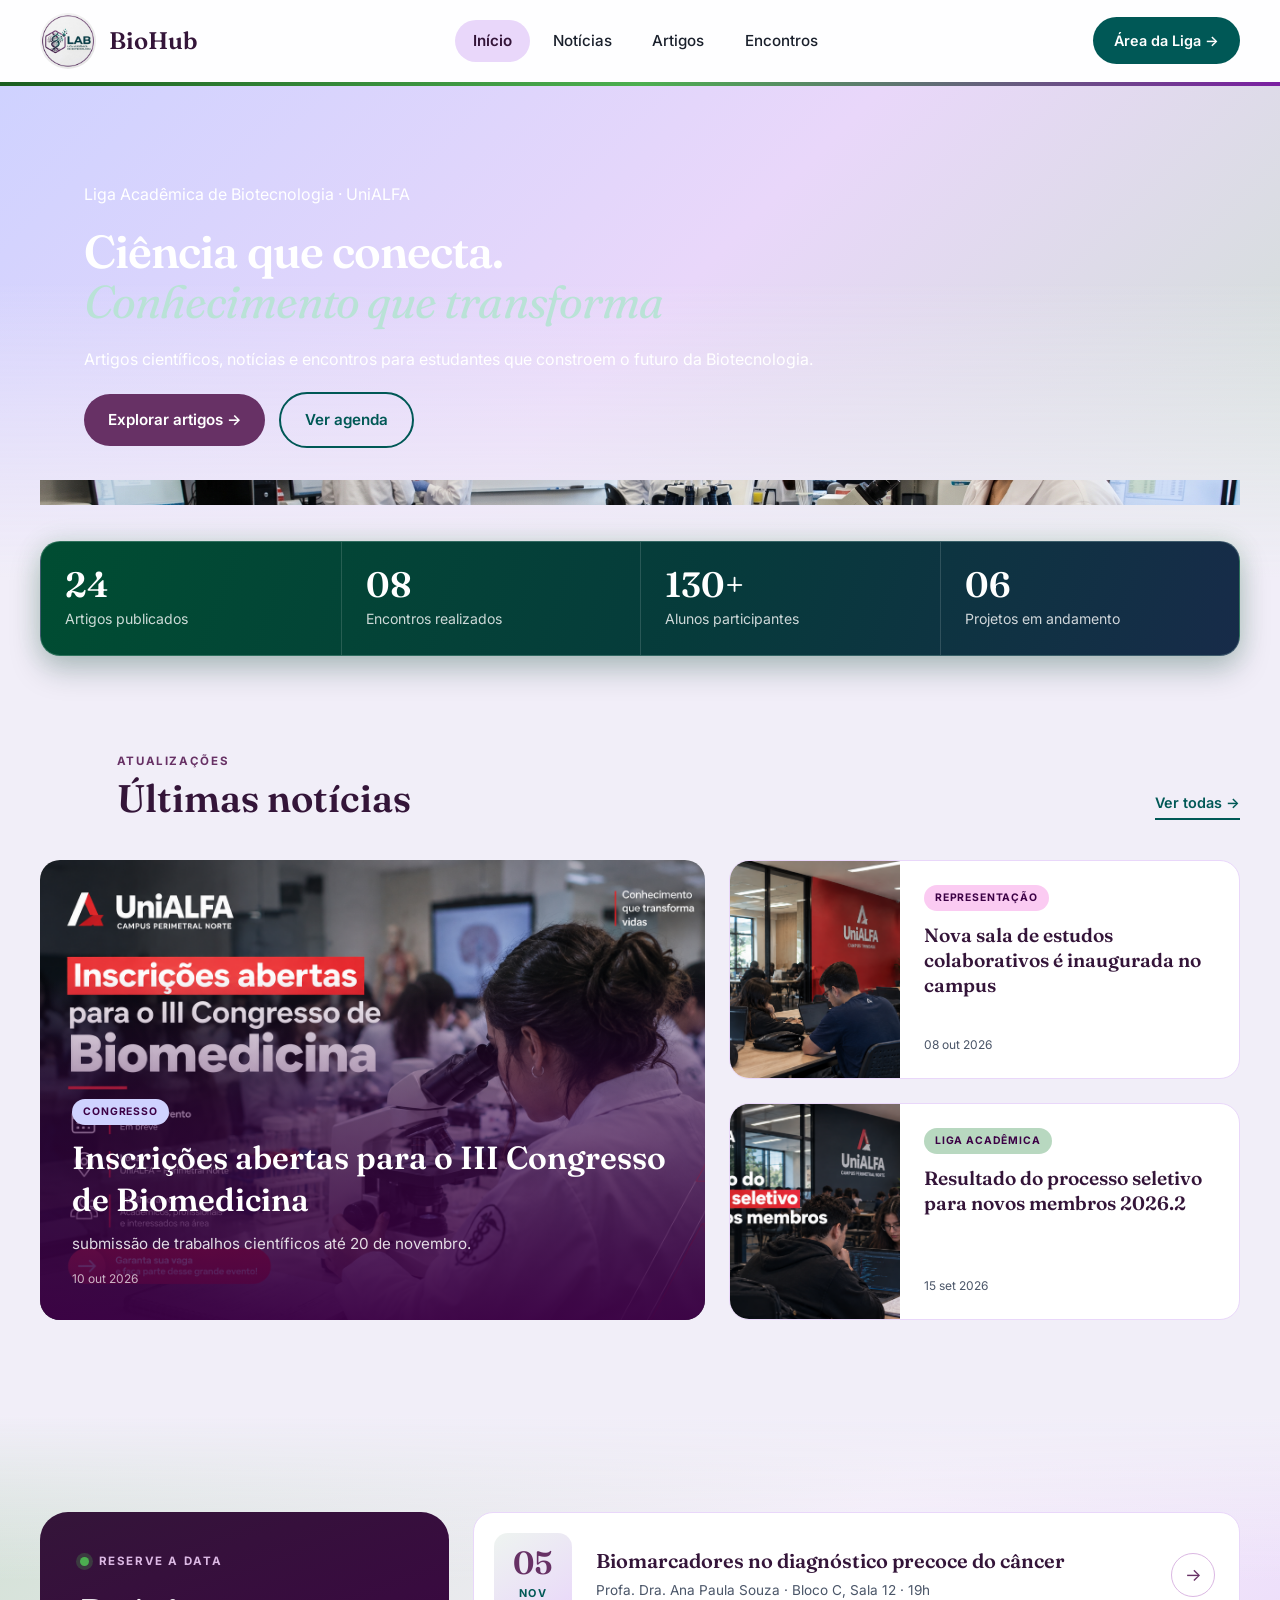
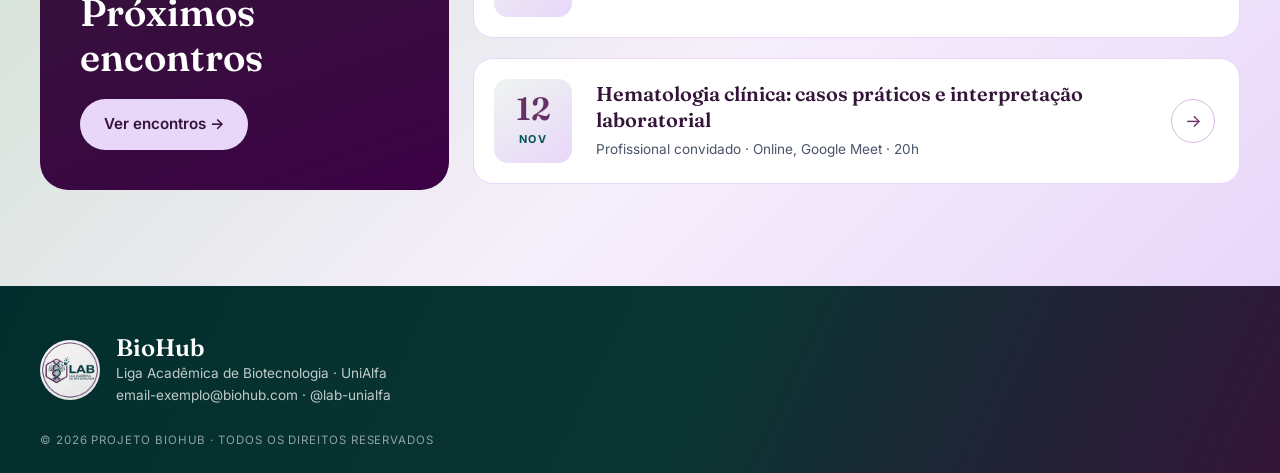
<file: frontend/index.html>
<!DOCTYPE html>
<html lang="pt-br">
<head>
    <meta charset="UTF-8">
    <meta name="viewport" content="width=device-width, initial-scale=1.0">
    <meta name="description" content="BioHub: artigos científicos, notícias e encontros da Liga Acadêmica de Biotecnologia da UniALFA">
    <title>BioHub - Liga Acadêmica de Biotecnologia</title>

    <link rel="preconnect" href="https://fonts.googleapis.com">
    <link rel="preconnect" href="https://fonts.gstatic.com" crossorigin>
    <link href="https://fonts.googleapis.com/css2?family=Fraunces:ital,opsz,wght@0,9..144,400;0,9..144,600;1,9..144,400&family=Inter:wght@400;500;600;700&display=swap" rel="stylesheet">

    <link rel="stylesheet" href="css/style.css">
</head>


<body>


    <header class="cabecalho">
        <a href="index.html" class="logo" aria-label="BioHub, ir para o início">
            <img src="img/Logo Oficial - BioHub.jpeg" alt="" class="logo-img">
            <span class="logo-nome">BioHub</span>
        </a>

        <nav class="menu" aria-label="Menu principal">
            <ul>
                <li><a href="index.html" aria-current="page">Início</a></li>
                <li><a href="noticias.html">Notícias</a></li>
                <li><a href="artigos.html">Artigos</a></li>
                <li><a href="encontros.html">Encontros</a></li>
            </ul>
        </nav>
        
        <a href="area-da-liga.html" class="botao-area-liga">Área da Liga &rarr;</a>
    </header>

    <main>

        <section class="hero" id="inicio">

            <div class="hero-conteudo">
                <p class="etiqueta-topo">Liga Acadêmica de Biotecnologia &middot; UniALFA</p>

                <h1 class="titulo-principal">
                    Ciência que conecta.
                    <em>Conhecimento que transforma</em>
                </h1>

                <p class="texto-descritivo">
                    Artigos científicos, notícias e encontros para estudantes que constroem o futuro da Biotecnologia.
                </p>

                <div class="hero-botoes">
                    <a href="artigos.html" class="btn-primario">Explorar artigos &rarr;</a>
                    <a href="encontros.html" class="btn-secundario">Ver agenda</a>
                </div>
            </div>

            <figure class="hero-imagem">
                <img src="img/Gemini_Generated_Image_n9bl7xn9bl7xn9bl.jpg" alt="Pesquisador de touca e jaleco observando uma amostra em um microscópio">

                <figcaption class="cartao-flutuante">
                    <span class="numero">01</span>
                    <span class="textos-cartao">
                        <strong>Pesquisa em foco</strong>
                        <span>Laboratório de Biomedicina</span>
                    </span>
                </figcaption>
            </figure>
        </section>

        <section class="estatisticas" aria-label="A liga em números">
            <ul class="lista-estatisticas">
                <li class="estatistica">
                    <span class="estatistica-numero">24</span>
                    <span class="estatistica-rotulo">Artigos publicados</span>
                </li>
                <li class="estatistica">
                    <span class="estatistica-numero">08</span>
                    <span class="estatistica-rotulo">Encontros realizados</span>
                </li>
                <li class="estatistica">
                    <span class="estatistica-numero">130+</span>
                    <span class="estatistica-rotulo">Alunos participantes</span>
                </li>
                <li class="estatistica">
                    <span class="estatistica-numero">06</span>
                    <span class="estatistica-rotulo">Projetos em andamento</span>
                </li>
            </ul>
        </section>

        <section class="noticias" id="noticias" aria-labelledby="titulo-noticias">
            <div class="cabecalho-secao">
                <div>
                    <p class="sobretitulo">Atualizações</p>
                    <h2 id="titulo-noticias">Últimas notícias</h2>
                </div>
                <a href="noticias.html" class="link-secao">Ver todas &rarr;</a>
            </div>

            <div class="grid-noticias">

                <article class="cartao-noticia destaque">
                    <a href="noticias.html" class="cartao-noticia-link">
                        <img src="img/Congresso de Biomedicina UniALFA.png" alt="Estudantes reunidos em um auditório durante um congresso">
                        <div class="cartao-noticia-corpo">
                            <span class="categoria categoria-congresso">Congresso</span>
                            <h3>Inscrições abertas para o III Congresso de Biomedicina</h3>
                            <p>submissão de trabalhos científicos até 20 de novembro.</p>
                            <p class="meta"><time datetime="2026-10-10">10 out 2026</time></p>
                        </div>
                    </a>
                </article>

                <article class="cartao-noticia">
                    <a href="noticias.html" class="cartao-noticia-link">
                        <img src="img/Espaço UniALFA de Estudo Colaborativo.png" alt="Estudantes caminhando em área verde do campus">
                        <div class="cartao-noticia-corpo">
                            <span class="categoria categoria-representacao">Representação</span>
                            <h3>Nova sala de estudos colaborativos é inaugurada no campus</h3>
                            <p class="meta"><time datetime="2026-10-08">08 out 2026</time></p>
                        </div>
                    </a>
                </article>

                <article class="cartao-noticia">
                    <a href="noticias.html" class="cartao-noticia-link">
                        <img src="img/Resultado do Processo Seletivo UniALFA 2026.2.png" alt="Aluna realizando pipetagem em laboratório">
                        <div class="cartao-noticia-corpo">
                            <span class="categoria categoria-liga">Liga acadêmica</span>
                            <h3>Resultado do processo seletivo para novos membros 2026.2</h3>
                            <p class="meta"><time datetime="2026-09-15">15 set 2026</time></p>
                        </div>
                    </a>
                </article>

            </div>
        </section>

        <section class="encontros" id="encontros" aria-labelledby="titulo-encontros">
            <div class="encontros-layout">

                <div class="encontros-intro">
                    <p class="sobretitulo">Reserve a data</p>
                    <h2 id="titulo-encontros">Próximos encontros</h2>
                    <a href="encontros.html" class="btn-claro">Ver encontros &rarr;</a>
                </div>

                <div class="lista-encontros">

                    <article class="cartao-evento">
                        <time datetime="2026-11-05" class="data-evento">
                            <span class="dia">05</span>
                            <span class="mes">NOV</span>
                        </time>
                        <div class="info-evento">
                            <h3>Biomarcadores no diagnóstico precoce do câncer</h3>
                            <p class="detalhes-evento">Profa. Dra. Ana Paula Souza &middot; Bloco C, Sala 12 &middot; 19h</p>
                        </div>
                        <a href="encontros.html" class="acao-evento" aria-label="Ver detalhes: Biomarcadores no diagnóstico precoce do câncer">&rarr;</a>
                    </article>

                    <article class="cartao-evento">
                        <time class="data-evento" datetime="2026-11-12">
                            <span class="dia">12</span>
                            <span class="mes">NOV</span>
                        </time>
                        <div class="info-evento">
                            <h3>Hematologia clínica: casos práticos e interpretação laboratorial</h3>
                            <p class="detalhes-evento">Profissional convidado &middot; Online, Google Meet &middot; 20h</p>
                        </div>
                        <a href="encontros.html" class="acao-evento" aria-label="Ver detalhes: Hematologia clínica">&rarr;</a>
                    </article>
                </div>
            </div>
        </section>
    </main>
    
    <footer class="rodape">
            <div class="rodape-marca">
                <img src="img/Logo Oficial - BioHub.jpeg" alt="Logo da Liga Acadêmica de Biotecnologia" class="rodape-logo">
                <div>
                    <p class="rodape-titulo">BioHub</p>
                    <p>Liga Acadêmica de Biotecnologia &middot; UniAlfa</p>
                    <p>email-exemplo@biohub.com &middot; @lab-unialfa</p>
                </div>
            </div>

            <p class="direitos">&copy; 2026 Projeto BioHub &middot; Todos os Direitos Reservados</p>
    </footer>
</body>
</html>
</file>
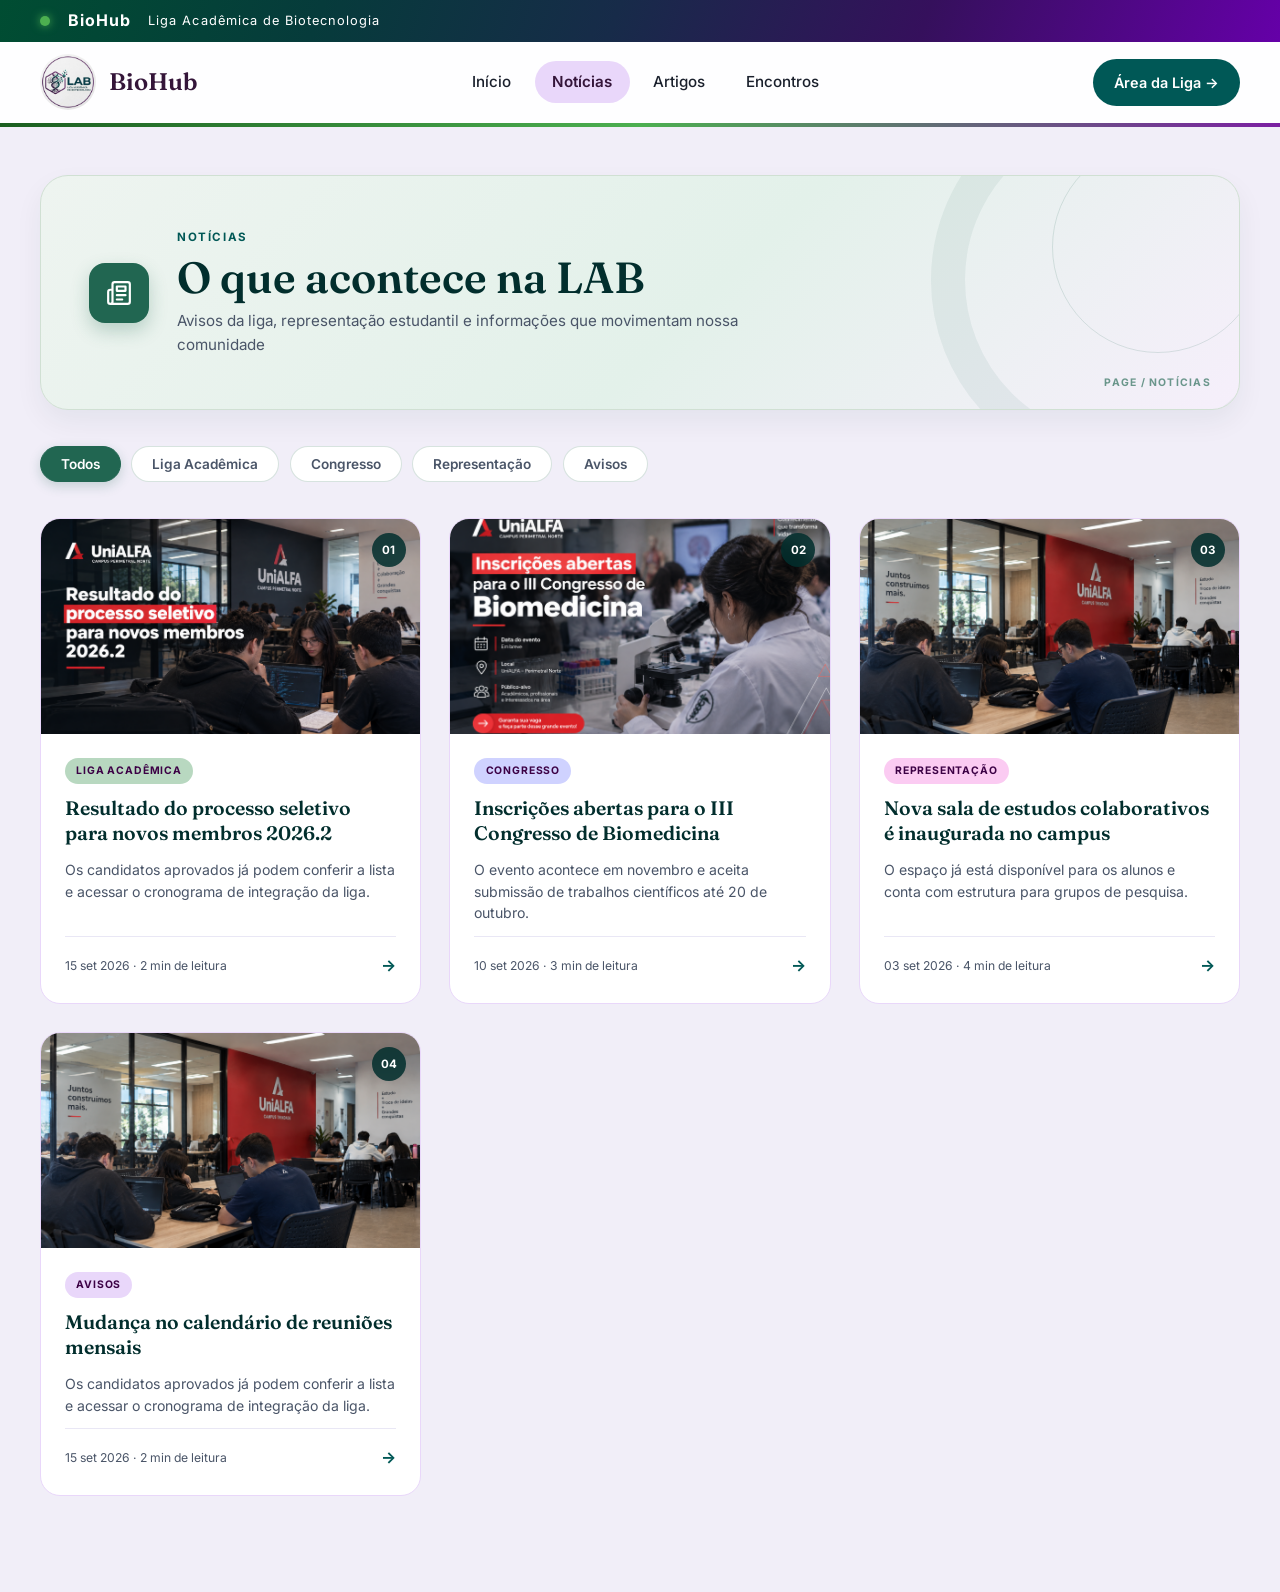
<file: frontend/noticias.html>
<!DOCTYPE html>
<html lang="en">
<head>
    <meta charset="UTF-8">
    <meta name="viewport" content="width=device-width, initial-scale=1.0">
    <meta name="description" content="Notícias, avisos da Liga, representação estudantil e informações da Liga Acadêmica de Biotecnologia da UniALFA">
    <title>Notícias - BioHub</title>


    <link rel="preconnect" href="https://fonts.googleapis.com">
    <link rel="preconnect" href="https://fonts.gstatic.com" crossorigin>
    <link href="https://fonts.googleapis.com/css2?family=Fraunces:ital,opsz,wght@0,9..144,400;0,9..144,600;1,9..144,400&family=Inter:wght@400;500;600;700&display=swap" rel="stylesheet">

    <link rel="stylesheet" href="css/style.css">
</head>

<body>

    <!-- 1.FAIXA SUPERIOR (idêntica à Home) --> 
    <div class="faixa-superior">
        <span class="ponto-verde" aria-hidden="true"></span>
        <strong>BioHub</strong>
        <span class="nome-faixa">Liga Acadêmica de Biotecnologia</span>
    </div>

    
    <!-- 2. CABEÇALHO (com "Notícias" ativo) -->
    <header class="cabecalho" id="topo-noticias">
        <a href="index.html" class="logo" aria-label="BioHub, ir para o início">
            <img src="img/Logo Oficial - BioHub.jpeg" alt="" class="logo-img">
            <span class="logo-nome">BioHub</span>
        </a>

        <nav class="menu" aria-label="Menu principal">
            <ul>
                <li><a href="index.html">Início</a></li>
                <li><a href="noticias.html" aria-current="page">Notícias</a></li>
                <li><a href="artigos.html">Artigos</a></li>
                <li><a href="encontros.html">Encontros</a></li>
            </ul>
        </nav>

        <a href="area-da-liga/index.html" class="botao-area-liga">Área da Liga &rarr;</a>
    </header>

    
    <!-- 3. CONTEÚDO PRINCIPAL DA PÁGINA DE NOTÍCIAS -->
    <main class="pagina-noticias">

        <!-- 3.1 BANNER HERO ("O que acontece na LAB") -->
        <section class="banner-noticias" aria-labelledby="título-página-notícias">

            <!-- Ícone verde com desenho de jornal/documento em SVG -->
             <div class="banner-noticias-icone" aria-hidden="true">
                <svg width="26" height="26" viewBox="0 0 24 24" fill="none" stroke="currentColor" stroke-width="2" stroke-linecap="round" stroke-linejoin="round">
                    <path d="M4 22h16a2 2 0 0 0 2-2V4a2 2 0 0 0-2-2H8a2 2 0 0 0-2 2v16a2 2 0 0 1-2 2Zm0 0a2 2 0 0 1-2-2v-9c0-1.1.9-2 2-2h2"></path>
                    <path d="M18 14h-8"></path>
                    <path d="M15 18h-5"></path>
                    <path d="M10 6h8v4h-8V6Z"></path>
                </svg>
             </div>


            <div class="banner-noticias-textos">
                <p class="sobretitulo">Notícias</p>
                <h1 id="titulo-pagina-noticias">O que acontece na LAB</h1>
                <p class="banner-noticias-descricao">
                    Avisos da liga, representação estudantil e informações que movimentam nossa comunidade
                </p>
            </div>

            <span class="banner-marca-dagua" aria-hidden="true">PAGE / NOTÍCIAS</span>
        </section>

        <!-- 3.2 BARRA DE FILTROS (Pílulas clicáveis) -->
         <section class="controles-noticias" aria-label="Filtrar notícias por categorias">
            <div class="lista-pilulas" role="tablist" aria-label="Categorias de notícias">
                <button type="button" class="pilula-filtro ativo" data-filtro="todos" aria-pressed="true">Todos</button>
                <button type="button" class="pilula-filtro" data-filtro="liga" aria-pressed="false">Liga Acadêmica</button>
                <button type="button" class="pilula-filtro" data-filtro="congresso" aria-pressed="false">Congresso</button>
                <button type="button" class="pilula-filtro" data-filtro="representacao" aria-pressed="false">Representação</button>
                <button type="button" class="pilula-filtro" data-filtro="avisos" aria-pressed="false">Avisos</button>
            </div>
         </section>

         <!-- 3.3 GRID DE CARTÕES DO FEED (3 Colunas) -->
          <section class="catalogo-noticias" aria-label="Lista de notícias publicadas">
            <div class="grid-catalogo-noticias" id="grid-noticias-lista">

                <!-- CARTÃO 01: Liga Acadêmica -->
                 <article class="card-feed-noticia" data-categoria="liga">
                    <div class="card-feed-midia">
                        <img src="img/Resultado do Processo Seletivo UniALFA 2026.2.png" alt="Resultado do Processo Seletivo UniALFA">
                        <span class="card-feed-numero" aria-hidden="true">01</span>
                    </div> 
                
                <div class="card-feed-corpo">
                        <span class="categoria categoria-liga">Liga Acadêmica</span>
                        <h2>
                            <a href="#ler-noticia" class="link-abrir-noticia">
                                Resultado do processo seletivo para novos membros 2026.2
                            </a>
                        </h2>
                        <p class="card-feed-resumo">
                            Os candidatos aprovados já podem conferir a lista e acessar o cronograma de integração da liga.
                        </p>

                        <div class="card-feed-rodape">
                            <span class="card-feed-meta">
                                <time datetime="2026-09-15">15 set 2026</time> &middot; 2 min de leitura
                            </span>
                            <span class="card-feed-seta" aria-hidden="true">&rarr;</span>
                         </div>
                    </div>
                </article>

                <!-- CARTÃO 02: Congresso -->
                <article class="card-feed-noticia" data-categoria="congresso">
                    <div class="card-feed-midia">
                        <img src="img/Congresso de Biomedicina UniALFA.png" alt="Estudantes levantando a mão para perguntas em um auditório">
                        <span class="card-feed-numero" aria-hidden="true">02</span>
                    </div>

                    <div class="card-feed-corpo">
                        <span class="categoria categoria-congresso">Congresso</span>
                        <h2>
                            <a href="#ler-noticia" class="link-abrir-noticia">
                                Inscrições abertas para o III Congresso de Biomedicina
                            </a>
                        </h2>
                        <p class="card-feed-resumo">
                            O evento acontece em novembro e aceita submissão de trabalhos científicos até 20 de outubro.
                        </p>

                        <div class="card-feed-rodape">
                            <span class="card-feed-meta">
                                <time datetime="2026-09-10">10 set 2026</time> &middot; 3 min de leitura
                            </span>
                            <span class="card-feed-seta" aria-hidden="true">&rarr;</span>
                        </div>
                    </div>
                </article>

                <!-- CARTÃO 03: Representação -->
                <article class="card-feed-noticia" data-categoria="representacao">
                    <div class="card-feed-midia">
                        <img src="img/Espaço UniALFA de Estudo Colaborativo.png" alt="Fachada arborizada do prédio da universidade">
                        <span class="card-feed-numero" aria-hidden="true">03</span>
                    </div>

                    <div class="card-feed-corpo">
                        <span class="categoria categoria-representacao">Representação</span>
                        <h2>
                            <a href="#ler-noticia" class="link-abrir-noticia">
                                Nova sala de estudos colaborativos é inaugurada no campus
                            </a>
                        </h2>
                        <p class="card-feed-resumo">
                            O espaço já está disponível para os alunos e conta com estrutura para grupos de pesquisa.
                        </p>

                        <div class="card-feed-rodape">
                            <span class="card-feed-meta">
                                <time datetime="2026-09-03">03 set 2026</time> &middot; 4 min de leitura
                            </span>
                            <span class="card-feed-seta" aria-hidden="true">&rarr;</span>
                        </div>
                    </div>
                </article>

                <!-- CARTÃO 04: Avisos -->
                <article class="card-feed-noticia" data-categoria="avisos">
                    <div class="card-feed-midia">
                        <img src="img/Espaço UniALFA de Estudo Colaborativo.png" alt="Estudantes caminhando pelo campus da UniALFA">
                        <span class="card-feed-numero" aria-hidden="true">04</span>
                    </div>

                    <div class="card-feed-corpo">
                        <span class="categoria categoria-avisos">Avisos</span>
                        <h2>
                            <a href="#ler-noticia" class="link-abrir-noticia">
                                Mudança no calendário de reuniões mensais
                            </a>
                        </h2>
                        <p class="card-feed-resumo">
                            Os candidatos aprovados já podem conferir a lista e acessar o cronograma de integração da liga.
                        </p>

                        <div class="card-feed-rodape">
                            <span class="card-feed-meta">
                                <time datetime="2026-09-15">15 set 2026</time> &middot; 2 min de leitura
                            </span>
                            <span class="card-feed-seta" aria-hidden="true">&rarr;</span>
                        </div>
                    </div>
                </article>

            </div>

            <div class="noticias-vazio" id="mensagem-vazio" hidden>
                <p>Nenhuma notícia encontrada nessa categoria.</p>
            </div>
          </section>

          

    </main>
</body>
</html>
</file>
<file: frontend/css/style.css>
/* ==========================================================
   BioHub - style.css (versão unificada)
   Base: seu CSS (variáveis, cabeçalho, notícias)
   Do colega: card do início, barra de números, botões do card
   Mistura dos dois: encontros e rodapé
   ========================================================== */

:root {
    --lilas-rosa: #FBCBF2;
    --lilas-etiqueta: #DBB8E3;
    --lilas-suave: #E9D7FA;
    --lilas-acinzentado: #C1BBE3;
    --lavanda-suave: #CFD2FF;
    --branco-fantasma: #f5f6ff;

    --verde-medio: #216651;
    --verde-hover: #3E9278;
    --verde-menta: #74BAA0;
    --verde-claro: #B8D8C0;
    --verde-suave: #D0E0D3;
    --verde-hero: #022E2D;
    --verde-manguezal: #005856;

    --roxo-profundo: #3C0145;
    --roxo-escuro: #341539;
    --roxo-medio: #673165;

    --fundo-pagina: #F1EEF8;
    --nevoa-lilas: #F6EFFB;
    --nevoa-verde: #EEF4F0;

    --texto-escuro: #1A202C;
    --texto-suave: #4A5568;
    --branco: #FFFFFF;

    /* Vindos do site do colega: card do início, barra de números e botões do card */
    --verde-gelo: #B9E2D6;
    
    --gradiente-artigo: linear-gradient(110deg, #004D3266 0%, #063B3B33 25%, #172B491a 48%, #35105C33 72%, #6500A866 100%);
    --gradiente-card: linear-gradient(110deg, #004D32 0%, #063B3B 25%, #172B49 48%, #35105C 72%, #6500A8 100%);
    --gradiente-barra: linear-gradient(110deg, #004D32 0%, #063B3B 55%, #172B49 100%);
    --botao-verde: linear-gradient(135deg, #2E7D32, #00A86B);
    --botao-roxo: linear-gradient(135deg, #7B1FA2, #5E1590);
    --sombra-destaque: 0 20px 40px rgba(0, 0, 0, 0.28), 0 0 25px rgba(76, 175, 80, 0.18), 0 0 45px rgba(123, 31, 162, 0.32);
    --sombra-vidro:0 8px 32px rgba(0, 0, 0, 0.28), 0 0 25px rgba(76, 175, 80, 0.18), 0 0 45px rgba(123, 31, 162, 0.32);

    --fonte-principal: 'Inter', system-ui, -apple-system, 'Segoe UI', sans-serif;
    --fonte-titulo: 'Fraunces', Georgia, 'Times New Roman', serif;

    --largura-max: 1200px;
    --margem-lateral: max(1.5rem, calc((100% - var(--largura-max)) / 2));
    --raio-cartao: 20px;
    --raio-painel: 28px;
    --sombra-cartao: 0 14px 30px rgba(52, 21, 57, 0.14);
}


/* ---------- Base ---------- */

* {
    margin: 0;
    padding: 0;
    box-sizing: border-box;
}

html {
    scroll-behavior: smooth;
    scroll-padding-top: 6rem;
}

body {
    font-family: var(--fonte-principal);
    background-color: var(--fundo-pagina);
    color: var(--texto-escuro);
    line-height: 1.6;
}

a {
    color: inherit;
    text-decoration: none;
}

ul {
    list-style: none;
}

img {
    display: block;
    max-width: 100%;
    height: auto;
}

a:focus-visible {
    outline: 3px solid var(--roxo-medio);
    outline-offset: 3px;
    border-radius: 8px;
}

/* Em fundos escuros o contorno de foco precisa ser claro */
.hero-card a:focus-visible,
.encontros-intro a:focus-visible,
.rodape a:focus-visible {
    outline-color: var(--branco);
}

@media (prefers-reduced-motion: reduce) {
    html { scroll-behavior: auto; }
    * { transition: none !important; }
}


/* ---------- Componentes reutilizáveis ---------- */

.btn-primario,
.btn-secundario,
.btn-claro {
    display: inline-block;
    padding: 0.85rem 1.5rem;
    border-radius: 999px;
    font-size: 0.95rem;
    font-weight: 600;
    transition: background-color 0.2s ease, color 0.2s ease, transform 0.2s ease;
}

.btn-primario {
    background-color: var(--roxo-medio);
    color: var(--branco);
}

.btn-primario:hover {
    background-color: var(--roxo-escuro);
    transform: translateY(-2px);
}

.btn-secundario {
    border: 2px solid var(--verde-manguezal);
    color: var(--verde-manguezal);
}

.btn-secundario:hover {
    background-color: var(--verde-manguezal);
    color: var(--branco);
    transform: translateY(-2px);
}

.btn-claro {
    background-color: var(--lilas-suave);
    color: var(--roxo-escuro);
}

.btn-claro:hover {
    background-color: var(--branco);
    transform: translateY(-2px);
}

.cabecalho-secao {
    display: flex;
    justify-content: space-between;
    align-items: flex-end;
    gap: 1rem;
    margin-bottom: 2.5rem;
}

.sobretitulo {
    margin-bottom: 0.35rem;
    font-size: 0.72rem;
    font-weight: 700;
    letter-spacing: 0.14em;
    text-transform: uppercase;
    color: var(--roxo-medio);
}

.cabecalho-secao h2 {
    font-family: var(--fonte-titulo);
    font-size: clamp(1.8rem, 3vw, 2.4rem);
    font-weight: 600;
    line-height: 1.15;
    color: var(--roxo-escuro);
}

.link-secao {
    padding-bottom: 0.25rem;
    border-bottom: 2px solid var(--verde-manguezal);
    font-size: 0.9rem;
    font-weight: 600;
    white-space: nowrap;
    color: var(--verde-manguezal);
    transition: color 0.2s ease, border-color 0.2s ease;
}

.link-secao:hover {
    color: var(--verde-hover);
    border-color: var(--verde-hover);
}

.categoria {
    align-self: flex-start;
    display: inline-block;
    padding: 0.3rem 0.7rem;
    border-radius: 999px;
    font-size: 0.65rem;
    font-weight: 700;
    letter-spacing: 0.08em;
    text-transform: uppercase;
}

.categoria-liga {
    background-color: var(--verde-claro);
    color: var(--roxo-profundo);
}

.categoria-congresso {
    background-color: var(--lavanda-suave);
    color: var(--roxo-profundo);
}

.categoria-representacao {
    background-color: var(--lilas-rosa);
    color: var(--roxo-profundo);
}


/* ---------- Faixa superior (do colega) ---------- */

.faixa-superior {
    display: flex;
    align-items: center;
    gap: 1.1rem;
    padding: 0.5rem var(--margem-lateral);
    background: var(--gradiente-card);
    font-size: 0.8rem;
    letter-spacing: 0.08em;
    color: var(--branco);
}

.faixa-superior strong {
    font-size: 1rem;
}

.ponto-verde {
    flex-shrink: 0;
    width: 10px;
    height: 10px;
    border-radius: 50%;
    background-color: #4CAF50;
    box-shadow: 0 0 10px #4CAF50;
}


/* ---------- Cabeçalho (seu) ---------- */

.cabecalho {
    position: sticky;
    top: 0;
    z-index: 100;
    display: flex;
    justify-content: space-between;
    align-items: center;
    gap: 1.5rem;
    padding: 0.8rem var(--margem-lateral);
    background-color: rgba(255, 255, 255, 0.92);
    backdrop-filter: blur(8px);
    border-bottom: 4px solid transparent;
    border-image: linear-gradient(to right, #1B5E20, #4CAF50, #7B1FA2) 1;
}

.logo {
    display: flex;
    align-items: center;
    gap: 0.8rem;
}

.logo-img {
    width: 56px;
    height: 56px;
    border-radius: 50%;
    object-fit: cover;
}

.logo-nome {
    font-family: var(--fonte-titulo);
    font-size: 1.5rem;
    font-weight: 600;
    color: var(--roxo-escuro);
}

.menu ul {
    display: flex;
    gap: 0.35rem;
}

.menu a {
    display: block;
    padding: 0.55rem 1.1rem;
    border-radius: 999px;
    font-size: 0.95rem;
    font-weight: 500;
    color: var(--texto-escuro);
    transition: background-color 0.2s ease, color 0.2s ease;
}

.menu a:hover {
    background-color: var(--nevoa-lilas);
    color: var(--roxo-escuro);
}

.menu a[aria-current="page"] {
    background-color: var(--lilas-suave);
    color: var(--roxo-escuro);
    font-weight: 600;
}

.botao-area-liga {
    padding: 0.75rem 1.3rem;
    border-radius: 999px;
    background-color: var(--verde-manguezal);
    font-size: 0.9rem;
    font-weight: 600;
    white-space: nowrap;
    color: var(--branco);
    transition: background-color 0.2s ease, transform 0.2s ease;
}

.botao-area-liga:hover {
    background-color: var(--verde-medio);
    transform: translateY(-1px);
}


/* ---------- Início: fundo em degradê (seu) + card (do colega) ---------- */

.hero {
    padding: 3.5rem var(--margem-lateral) 4.5rem;
    /* A camada de cima dissolve o degradê no fundo da página, sem corte seco */
    background:
        linear-gradient(to bottom, transparent 40%, var(--fundo-pagina) 100%),
        linear-gradient(135deg, var(--lavanda-suave) 0%, var(--lilas-suave) 50%, var(--verde-suave) 100%);
}

.hero-card {
    display: grid;
    grid-template-columns: 1fr 0.95fr;
    min-height: 570px;
    overflow: hidden;
    border: 1px solid rgba(185, 226, 214, 0.25);
    border-radius: 30px;
    background: var(--gradiente-card);
    box-shadow: var(--sombra-destaque);
}

.hero-conteudo {
    display: flex;
    flex-direction: column;
    align-items: flex-start;
    justify-content: center;
    gap: 1.25rem;
    min-width: 0;
    padding: 2.5rem 2rem 2rem 2.75rem;
    color: var(--branco);
}

/* Marca da liga */
.hero-marca {
    display: flex;
    align-items: center;
    gap: 0.9rem;
    margin-bottom: 0.75rem;
}

.hero-marca img {
    width: 66px;
    height: 66px;
    border-radius: 50%;
    object-fit: cover;
    background-color: var(--branco);
}

.hero-marca-info {
    display: flex;
    flex-direction: column;
    gap: 0.5rem;
}

.hero-marca-info > span {
    font-size: 0.7rem;
    font-weight: 700;
    letter-spacing: 0.1em;
    text-transform: uppercase;
    color: rgba(255, 255, 255, 0.8);
}

.marca-detalhes {
    display: flex;
    align-items: center;
    gap: 6px;
}

.marca-detalhes span {
    display: block;
    width: 28px;
    height: 4px;
    border-radius: 10px;
    background-color: var(--verde-gelo);
}

.marca-detalhes span:nth-child(2) {
    width: 15px;
    background-color: var(--lilas-etiqueta);
}

.marca-detalhes span:nth-child(3) {
    width: 8px;
    background-color: var(--branco);
}

/* Textos */
.hero-categoria {
    font-size: 0.72rem;
    font-weight: 700;
    letter-spacing: 0.12em;
    text-transform: uppercase;
    color: var(--verde-gelo);
}

.titulo-principal {
    font-family: var(--fonte-titulo);
    font-size: clamp(2rem, 3.6vw, 3rem);
    font-weight: 600;
    line-height: 1.08;
    letter-spacing: -0.02em;
    color: var(--branco);
}

.titulo-principal em {
    display: block;
    font-style: italic;
    font-weight: 400;
    color: var(--verde-gelo);
}

.hero-descricao {
    max-width: 27rem;
    font-size: 1rem;
    color: rgba(255, 255, 255, 0.82);
}

/* Botões do card */
.hero-botoes {
    display: flex;
    flex-wrap: wrap;
    align-items: center;
    gap: 0.9rem;
}

.hero-botao {
    display: inline-flex;
    align-items: center;
    justify-content: center;
    gap: 0.6rem;
    padding: 0.8rem 1.15rem;
    border: 1px solid #4ADE80;
    border-radius: 11px;
    background: var(--botao-verde);
    box-shadow: 0 0 12px rgba(46, 204, 113, 0.25);
    font-size: 0.85rem;
    font-weight: 700;
    color: var(--branco);
    transition: border-color 0.3s ease, box-shadow 0.3s ease, transform 0.3s ease;
}

.hero-botao span {
    font-size: 1.1rem;
    line-height: 1;
}

.hero-botao.secundario {
    border-color: #B04DDB;
    background: var(--botao-roxo);
    box-shadow: 0 0 12px rgba(156, 39, 176, 0.25);
}

/* No hover, os dois botões trocam de cor entre si */
.hero-botao:not(.secundario):hover {
    border-color: #D18BFA;
    background: var(--botao-roxo);
    box-shadow: 0 0 20px rgba(156, 39, 176, 0.5);
    transform: translateY(-3px);
}

.hero-botao.secundario:hover {
    border-color: #4ADE80;
    background: var(--botao-verde);
    box-shadow: 0 0 20px rgba(46, 204, 113, 0.45);
    transform: translateY(-3px);
}

/* Imagem com legenda */
.hero-imagem {
    position: relative;
    min-width: 0;
    overflow: hidden;
    background-color: var(--verde-manguezal);
}

.hero-imagem img {
    position: absolute;
    inset: 0;
    width: 100%;
    height: 100%;
    object-fit: cover;
    object-position: center;
}

.hero-legenda {
    position: absolute;
    right: 0;
    bottom: 0;
    left: 0;
    display: flex;
    align-items: center;
    gap: 1rem;
    padding: 1.5rem 1.25rem;
    color: var(--branco);
    background: linear-gradient(to top, rgba(3, 25, 27, 0.96), rgba(3, 25, 27, 0.6), transparent);
}

.hero-numero {
    padding-right: 1rem;
    border-right: 1px solid var(--verde-gelo);
    font-family: var(--fonte-titulo);
    font-size: 2.1rem;
    line-height: 1;
    color: var(--verde-gelo);
}

.hero-legenda-textos {
    display: flex;
    flex-direction: column;
    gap: 0.2rem;
    font-size: 0.75rem;
    color: rgba(255, 255, 255, 0.8);
}

.hero-legenda-textos strong {
    font-size: 0.9rem;
    color: var(--branco);
}


/* ---------- Barra de números (do colega, degradê mais suave) ---------- */

.estatisticas {
    position: relative;
    margin-top: -2.25rem;
    padding: 0 var(--margem-lateral);
}

.lista-estatisticas {
    display: grid;
    grid-template-columns: repeat(4, 1fr);
    overflow: hidden;
    border: 1px solid rgba(185, 226, 214, 0.25);
    border-radius: 20px;
    background: var(--gradiente-barra);
    box-shadow: 0 14px 30px rgba(2, 46, 45, 0.25), 0 0 25px rgba(76, 175, 80, 0.15);
}

.estatistica {
    display: flex;
    flex-direction: column;
    gap: 0.2rem;
    padding: 1.5rem;
}

.estatistica + .estatistica {
    border-left: 1px solid rgba(255, 255, 255, 0.14);
}

.estatistica-numero {
    font-family: var(--fonte-titulo);
    font-size: 2.2rem;
    font-weight: 600;
    line-height: 1.1;
    color: var(--branco);
}

.estatistica-rotulo {
    font-size: 0.88rem;
    color: rgba(255, 255, 255, 0.8);
}


/* ---------- Últimas notícias (seu) ---------- */

.noticias {
    padding: 6rem var(--margem-lateral);
}

.grid-noticias {
    display: grid;
    grid-template-columns: 1.3fr 1fr;
    gap: 1.5rem;
}

.cartao-noticia {
    overflow: hidden;
    background-color: var(--branco);
    border: 1px solid var(--lilas-suave);
    border-radius: var(--raio-cartao);
    transition: transform 0.25s ease, box-shadow 0.25s ease;
}

.cartao-noticia:hover {
    transform: translateY(-4px);
    box-shadow: var(--sombra-cartao);
}

.cartao-noticia-link {
    display: grid;
    grid-template-columns: 170px 1fr;
    height: 100%;
}

.cartao-noticia img {
    width: 100%;
    height: 100%;
    min-height: 190px;
    object-fit: cover;
}

.cartao-noticia-corpo {
    display: flex;
    flex-direction: column;
    gap: 0.75rem;
    padding: 1.5rem;
}

.cartao-noticia-corpo h3 {
    font-family: var(--fonte-titulo);
    font-size: 1.2rem;
    font-weight: 600;
    line-height: 1.3;
    color: var(--roxo-escuro);
}

.cartao-noticia-corpo p {
    font-size: 0.9rem;
    color: var(--texto-suave);
}

/* A data fica sempre no pé do cartão */
.cartao-noticia-corpo .meta {
    margin-top: auto;
    font-size: 0.75rem;
    color: var(--texto-suave);
}

/* Cartão em destaque: imagem ocupa tudo e o texto fica sobre ela */
.cartao-noticia.destaque {
    grid-row: span 2;
    border: 0;
}

.destaque .cartao-noticia-link {
    position: relative;
    display: block;
    min-height: 460px;
}

.destaque img {
    position: absolute;
    inset: 0;
    min-height: 0;
}

/* Degradê roxo na base para dar leitura ao texto */
.destaque .cartao-noticia-link::after {
    content: "";
    position: absolute;
    inset: 0;
    background: linear-gradient(to top, rgba(60, 1, 69, 0.95) 0%, rgba(60, 1, 69, 0.55) 45%, rgba(60, 1, 69, 0) 75%);
}

.destaque .cartao-noticia-corpo {
    position: absolute;
    z-index: 1;
    left: 0;
    right: 0;
    bottom: 0;
    padding: 2rem;
}

.destaque .cartao-noticia-corpo h3 {
    font-size: clamp(1.5rem, 2.6vw, 2rem);
    color: var(--branco);
}

.destaque .cartao-noticia-corpo p {
    font-size: 0.95rem;
    color: rgba(255, 255, 255, 0.85);
}

.destaque .cartao-noticia-corpo .meta {
    margin-top: 0;
    font-size: 0.75rem;
    color: rgba(255, 255, 255, 0.7);
}


/* ---------- Próximos encontros (mistura dos dois) ---------- */

/* Fundo em degradê verde e lilás (do colega) com as cores da sua paleta */
.encontros {
    padding: 6rem var(--margem-lateral);
    /* A camada de cima nasce no fundo da página, então não há corte no topo */
    background:
        linear-gradient(to bottom, var(--fundo-pagina) 0%, transparent 35%),
        linear-gradient(135deg, var(--verde-suave) 0%, var(--nevoa-lilas) 55%, var(--lilas-suave) 100%);
}

.encontros-layout {
    display: grid;
    grid-template-columns: 0.8fr 1.5fr;
    gap: 1.5rem;
}

/* Painel roxo à esquerda (seu) */
.encontros-intro {
    display: flex;
    flex-direction: column;
    justify-content: center;
    align-items: flex-start;
    gap: 1.25rem;
    padding: 2.5rem;
    border-radius: var(--raio-painel);
    background: linear-gradient(160deg, var(--roxo-escuro) 0%, var(--roxo-profundo) 100%);
    color: var(--branco);
}

/* Etiqueta com pontinho verde (do colega) */
.encontros-intro .sobretitulo {
    display: flex;
    align-items: center;
    gap: 0.6rem;
    margin-bottom: 0;
    color: var(--lilas-etiqueta);
}

.encontros-intro .sobretitulo::before {
    content: "";
    width: 9px;
    height: 9px;
    border-radius: 50%;
    background-color: #4CAF50;
    box-shadow: 0 0 0 4px rgba(76, 175, 80, 0.25);
}

.encontros-intro h2 {
    font-family: var(--fonte-titulo);
    font-size: clamp(1.9rem, 3vw, 2.5rem);
    font-weight: 600;
    line-height: 1.15;
}

.encontros-descricao {
    font-size: 0.95rem;
    color: rgba(255, 255, 255, 0.8);
}

.lista-encontros {
    display: flex;
    flex-direction: column;
    gap: 1.25rem;
}

.cartao-evento {
    display: grid;
    grid-template-columns: auto 1fr auto;
    align-items: center;
    gap: 1.5rem;
    padding: 1.25rem 1.5rem 1.25rem 1.25rem;
    background-color: var(--branco);
    border: 1px solid var(--lilas-suave);
    border-radius: var(--raio-cartao);
    transition: box-shadow 0.25s ease, transform 0.25s ease;
}

.cartao-evento:hover {
    transform: translateY(-3px);
    box-shadow: var(--sombra-cartao);
}

/* Bloco da data com degradê verde e lilás (do colega) */
.data-evento {
    display: flex;
    flex-direction: column;
    align-items: center;
    min-width: 78px;
    padding: 0.9rem 1rem;
    border-radius: 14px;
    background: linear-gradient(145deg, var(--nevoa-verde), var(--lilas-suave));
    text-align: center;
}

.data-evento .dia {
    font-family: var(--fonte-titulo);
    font-size: 2rem;
    font-weight: 600;
    line-height: 1;
    color: var(--roxo-medio);
}

.data-evento .mes {
    margin-top: 0.35rem;
    font-size: 0.68rem;
    font-weight: 700;
    letter-spacing: 0.12em;
    color: var(--verde-manguezal);
}

.info-evento {
    display: flex;
    flex-direction: column;
    gap: 0.4rem;
}

.evento-categoria {
    font-size: 0.68rem;
    font-weight: 800;
    letter-spacing: 0.14em;
    text-transform: uppercase;
    color: var(--roxo-medio);
}

.info-evento h3 {
    font-family: var(--fonte-titulo);
    font-size: 1.25rem;
    font-weight: 600;
    line-height: 1.3;
    color: var(--roxo-escuro);
}

.detalhes-evento {
    font-size: 0.85rem;
    color: var(--texto-suave);
}

/* Horário e local com ícones (do colega) */
.evento-meta {
    display: flex;
    flex-wrap: wrap;
    gap: 0.25rem 1.25rem;
    font-size: 0.85rem;
    color: var(--texto-suave);
}

.evento-meta li {
    display: flex;
    align-items: center;
    gap: 0.4rem;
}

.icone-meta {
    font-weight: 800;
    color: var(--roxo-medio);
}

.acao-evento {
    display: flex;
    align-items: center;
    justify-content: center;
    width: 44px;
    height: 44px;
    border: 1px solid var(--lilas-etiqueta);
    border-radius: 50%;
    font-size: 1.1rem;
    color: var(--roxo-medio);
    transition: background-color 0.2s ease, color 0.2s ease, border-color 0.2s ease;
}

.acao-evento:hover {
    background-color: var(--roxo-medio);
    border-color: var(--roxo-medio);
    color: var(--branco);
}


/* ---------- Rodapé (o melhor dos dois) ---------- */

.rodape {
    display: flex;
    flex-direction: column;
    gap: 1.5rem;
    padding: 3rem var(--margem-lateral) 1.5rem;
    background: linear-gradient(115deg, var(--verde-hero) 0%, #0A3532 55%, var(--roxo-escuro) 100%);
    font-size: 0.85rem;
    color: rgba(255, 255, 255, 0.75);
}

.rodape-topo {
    display: flex;
    justify-content: space-between;
    align-items: center;
    gap: 2rem;
}

.rodape-marca {
    display: flex;
    align-items: center;
    gap: 1rem;
}

.rodape-logo {
    flex-shrink: 0;
    width: 60px;
    height: 60px;
    border-radius: 50%;
    object-fit: cover;
}

.rodape-titulo {
    font-family: var(--fonte-titulo);
    font-size: 1.5rem;
    font-weight: 600;
    line-height: 1.2;
    color: var(--branco);
}

.rodape-descricao {
    max-width: 30rem;
    line-height: 1.6;
}

.rodape-links {
    display: flex;
    flex-wrap: wrap;
    gap: 0.5rem 1.75rem;
    padding-top: 1.5rem;
    border-top: 1px solid rgba(255, 255, 255, 0.14);
}

.rodape-links a,
.voltar-topo {
    color: var(--branco);
    transition: color 0.2s ease;
}

.rodape-links a:hover,
.voltar-topo:hover {
    color: var(--verde-claro);
}

.rodape-final {
    display: flex;
    justify-content: space-between;
    align-items: center;
    flex-wrap: wrap;
    gap: 0.75rem;
    padding-top: 1.25rem;
    border-top: 1px solid rgba(255, 255, 255, 0.14);
}

.direitos {
    font-size: 0.72rem;
    letter-spacing: 0.08em;
    text-transform: uppercase;
    color: rgba(255, 255, 255, 0.55);
}


/* ---------- Responsivo ---------- */

@media (max-width: 900px) {

    .cabecalho {
        flex-wrap: wrap;
    }

    .menu {
        order: 3;
        width: 100%;
    }

    .menu ul {
        flex-wrap: wrap;
    }

    .hero-card {
        grid-template-columns: 1fr;
        min-height: 0;
    }

    .hero-imagem {
        min-height: 340px;
    }

    .lista-estatisticas {
        grid-template-columns: repeat(2, 1fr);
    }

    .estatistica:nth-child(odd) {
        border-left: 0;
    }

    .estatistica:nth-child(n + 3) {
        border-top: 1px solid rgba(255, 255, 255, 0.14);
    }

    .grid-noticias {
        grid-template-columns: 1fr;
    }

    .cartao-noticia.destaque {
        grid-row: auto;
    }

    .encontros-layout {
        grid-template-columns: 1fr;
    }

    .rodape-topo {
        flex-direction: column;
        align-items: flex-start;
    }
}

@media (max-width: 600px) {

    .hero-conteudo {
        padding: 1.75rem 1.5rem;
    }

    .hero-botoes {
        flex-direction: column;
        align-items: stretch;
        width: 100%;
    }

    .hero-botao {
        min-height: 44px;
    }

    .hero-imagem {
        min-height: 300px;
    }

    

    .cartao-noticia-link {
        grid-template-columns: 1fr;
    }

    .cartao-noticia:not(.destaque) img {
        height: 200px;
        min-height: 0;
    }

    .cartao-evento {
        grid-template-columns: auto 1fr;
        gap: 1rem;
    }

    .acao-evento {
        grid-column: 2;
        justify-self: end;
    }

    .rodape-final {
        flex-direction: column;
        align-items: flex-start;
    }
}

    /* ==========================================================
   PÁGINA DE NOTÍCIAS (noticias.html)
   Estilos exclusivos do banner, filtros em pílula e grid de 3 colunas
   ========================================================== */

.pagina-noticias {
    padding: 3rem var(--margem-lateral) 6rem;
}

/* ---------- 1. Banner Hero ("O que acontece na LAB") ---------- */

.banner-noticias {
    position: relative;
    overflow: hidden;
    display: flex;
    align-items: center;
    gap: 1.75rem;
    padding: 3.25rem 3rem;
    margin-bottom: 2.25rem;
    border: 1px solid var(--verde-suave);
    border-radius: var(--raio-painel);
    background: linear-gradient(135deg, var(--nevoa-verde) 0%, #E3F1EA 55%, var(--nevoa-lilas) 100%);
    box-shadow: 0 12px 28px rgba(2, 46, 45, 0.06);
}

/* Círculos geométricos decorativos à direita do banner (fiéis ao protótipo) */
.banner-noticias::before,
.banner-noticias::after {
    content: "";
    position: absolute;
    border-radius: 50%;
    pointer-events: none;
}

.banner-noticias::before {
    width: 320px;
    height: 320px;
    right: -80px;
    top: -90px;
    border: 34px solid rgba(33, 102, 81, 0.07);
}

.banner-noticias::after {
    width: 210px;
    height: 210px;
    right: -25px;
    top: -35px;
    border: 1.5px solid rgba(33, 102, 81, 0.14);
}

.banner-noticias-icone {
    position: relative;
    z-index: 1;
    flex-shrink: 0;
    display: grid;
    place-items: center;
    width: 60px;
    height: 60px;
    border-radius: 16px;
    background-color: var(--verde-medio);
    color: var(--branco);
    box-shadow: 0 8px 18px rgba(33, 102, 81, 0.25);
}

.banner-noticias-textos {
    position: relative;
    z-index: 1;
    max-width: 38rem;
}

.banner-noticias-textos .sobretitulo {
    color: var(--verde-manguezal);
}

.banner-noticias-textos h1 {
    font-family: var(--fonte-titulo);
    font-size: clamp(2rem, 3.4vw, 2.75rem);
    font-weight: 600;
    line-height: 1.15;
    color: var(--verde-hero);
    margin-bottom: 0.4rem;
}

.banner-noticias-descricao {
    font-size: 0.95rem;
    color: var(--texto-suave);
}

.banner-marca-dagua {
    position: absolute;
    right: 1.75rem;
    bottom: 1.1rem;
    z-index: 1;
    font-size: 0.65rem;
    font-weight: 700;
    letter-spacing: 0.12em;
    text-transform: uppercase;
    color: var(--verde-medio);
    opacity: 0.65;
}

/* ---------- 2. Barra de Filtros em Pílula ---------- */

.controles-noticias {
    margin-bottom: 2.25rem;
}

.lista-pilulas {
    display: flex;
    flex-wrap: wrap;
    gap: 0.65rem;
}

.pilula-filtro {
    padding: 0.55rem 1.25rem;
    border: 1px solid rgba(33, 102, 81, 0.18);
    border-radius: 999px;
    background-color: var(--branco);
    font-family: var(--fonte-principal);
    font-size: 0.85rem;
    font-weight: 600;
    color: var(--texto-suave);
    cursor: pointer;
    transition: background-color 0.2s ease, color 0.2s ease, border-color 0.2s ease, transform 0.2s ease;
}

.pilula-filtro:hover {
    border-color: var(--verde-medio);
    color: var(--verde-medio);
    transform: translateY(-1px);
}

.pilula-filtro.ativo {
    background-color: var(--verde-medio);
    border-color: var(--verde-medio);
    color: var(--branco);
    box-shadow: 0 4px 12px rgba(33, 102, 81, 0.22);
}

/* Nova etiqueta para a 4ª categoria do protótipo ("Avisos") */
.categoria-avisos {
    background-color: var(--lilas-suave);
    color: var(--roxo-profundo);
}

/* ---------- 3. Grid de 3 Colunas e Cartões do Feed ---------- */

.grid-catalogo-noticias {
    display: grid;
    grid-template-columns: repeat(3, 1fr);
    gap: 1.75rem;
}

.card-feed-noticia {
    display: flex;
    flex-direction: column;
    overflow: hidden;
    background-color: var(--branco);
    border: 1px solid var(--lilas-suave);
    border-radius: var(--raio-cartao);
    cursor: pointer;
    transition: transform 0.25s ease, box-shadow 0.25s ease, border-color 0.25s ease;
}

.card-feed-noticia[hidden] {
    display: none !important;
}

.card-feed-noticia:hover {
    transform: translateY(-5px);
    box-shadow: var(--sombra-cartao);
    border-color: var(--lilas-etiqueta);
}

/* Caixa da foto + Bolinha numérica (01, 02, 03, 04) */
.card-feed-midia {
    position: relative;
    height: 215px;
    overflow: hidden;
    background-color: var(--nevoa-verde);
}

.card-feed-midia img {
    width: 100%;
    height: 100%;
    object-fit: cover;
    transition: transform 0.4s ease;
}

.card-feed-noticia:hover .card-feed-midia img {
    transform: scale(1.04);
}

.card-feed-numero {
    position: absolute;
    top: 0.9rem;
    right: 0.9rem;
    display: grid;
    place-items: center;
    width: 34px;
    height: 34px;
    border-radius: 50%;
    background-color: rgba(2, 46, 45, 0.85);
    backdrop-filter: blur(4px);
    font-size: 0.72rem;
    font-weight: 700;
    color: var(--branco);
}

/* Textos internos do cartão */
.card-feed-corpo {
    display: flex;
    flex-direction: column;
    flex: 1;
    gap: 0.75rem;
    padding: 1.5rem;
}

.card-feed-corpo h2 {
    font-family: var(--fonte-titulo);
    font-size: 1.22rem;
    font-weight: 600;
    line-height: 1.3;
    color: var(--verde-hero);
}

.card-feed-resumo {
    font-size: 0.88rem;
    line-height: 1.55;
    color: var(--texto-suave);
}

/* Linha divisória no pé do cartão com data + seta */
.card-feed-rodape {
    display: flex;
    justify-content: space-between;
    align-items: center;
    margin-top: auto;
    padding-top: 1rem;
    border-top: 1px solid rgba(193, 187, 227, 0.35);
    font-size: 0.76rem;
    color: var(--texto-suave);
}

.card-feed-seta {
    font-size: 1rem;
    font-weight: 700;
    color: var(--verde-manguezal);
    transition: transform 0.2s ease;
}

.card-feed-noticia:hover .card-feed-seta {
    transform: translateX(4px);
}

.noticias-vazio {
    padding: 3rem;
    text-align: center;
    color: var(--texto-suave);
}

/* ---------- 4. Modal de Leitura da Notícia ---------- */

.modal-noticia-backdrop {
    position: fixed;
    inset: 0;
    z-index: 200;
    display: grid;
    place-items: center;
    padding: 1.5rem;
    background-color: rgba(2, 46, 45, 0.65);
    backdrop-filter: blur(4px);
    opacity: 0;
    pointer-events: none;
    transition: opacity 0.25s ease;
}

.modal-noticia-backdrop[aria-hidden="false"] {
    opacity: 1;
    pointer-events: auto;
}

.modal-noticia-caixa {
    width: 100%;
    max-width: 620px;
    max-height: 90vh;
    overflow-y: auto;
    padding: 2rem;
    border-radius: var(--raio-cartao);
    background-color: var(--branco);
    box-shadow: 0 24px 48px rgba(0, 0, 0, 0.25);
    display: flex;
    flex-direction: column;
    gap: 1rem;
}

.modal-noticia-topo {
    display: flex;
    justify-content: space-between;
    align-items: center;
}

.modal-noticia-fechar {
    border: 0;
    background: transparent;
    font-size: 1.8rem;
    line-height: 1;
    color: var(--texto-suave);
    cursor: pointer;
}

.modal-noticia-imagem {
    width: 100%;
    height: 240px;
    object-fit: cover;
    border-radius: 14px;
}

.modal-noticia-meta {
    font-size: 0.8rem;
    color: var(--texto-suave);
}

.modal-noticia-caixa h2 {
    font-family: var(--fonte-titulo);
    font-size: 1.6rem;
    line-height: 1.25;
    color: var(--verde-hero);
}

.modal-noticia-texto {
    font-size: 0.95rem;
    color: var(--texto-suave);
}

/* ---------- 5. Responsividade da Página de Notícias ---------- */

@media (max-width: 960px) {
    .grid-catalogo-noticias {
        grid-template-columns: repeat(2, 1fr);
    }
}

@media (max-width: 640px) {
    .banner-noticias {
        flex-direction: column;
        align-items: flex-start;
        padding: 2rem 1.5rem 2.5rem;
    }

    .grid-catalogo-noticias {
        grid-template-columns: 1fr;
    }
}
























/*ADICOÇÔES do seu neguinho Favorito*/

.main_div{
    padding-right: clamp(2vw, 12vw, 12px);
    padding-left: clamp(2vw, 12vw, 12px);
    margin-top: 20px;
    min-height: 100vw;
}

.main_artigo {
    padding-top: 6vw;
    background: var(--branco-fantasma);
}














.artigos{
    
    justify-content:space-around ;
    
    display: grid;
    gap:10px;
    grid-template-columns: repeat(auto-fill, minmax(345px, 1fr));


    
    
    background: var(--gradiente-artigo);
    backdrop-filter: blur(16px);

    
    
    padding: 50px 30px;
    border-radius: 10px;
    box-shadow: var(--sombra-vidro);

    margin-top: 80px;

}

.card {
    background-color:var(--verde-menta);
    border-radius: 8px;
    padding: 12px;
    height: 100%;
    aspect-ratio: 12/9;
    
    box-sizing: border-box;

    transition: transform 0.3s ;
}

.card:hover{
    transform: translateY(-8px);
}

















.card_imagem{


    height: 80%;
    overflow: hidden;
    
    


}

.artigo_intro{
    height: 80%;
    overflow: hidden;
    font-size: 12px;


}

.imagem_cortada{
    width: 100%;
    height: 100%;
    border-radius: 9px;



    object-fit: cover;
    object-position: center;}






.teste{
    justify-content:space-around ;
    display: grid;
    gap:10px;
    grid-template-columns: repeat(auto-fill, minmax(330px, 1fr));
    background: var(--gradiente-artigo);
    backdrop-filter: blur(16px);
    padding: 50px 30px;
    border-radius: 10px;
    box-shadow: var(--sombra-vidro);

}

#teste_pesquisa{
    justify-content:center ;
    display: grid;
    gap:10px;
    grid-template-columns: repeat(auto-fill, minmax(330px, 1fr));
    
    backdrop-filter: blur(16px);
    padding: 50px 30px;
    border-radius: 10px;
    
    
}

#teste_filros{
    display: flex;
    flex-direction: column;
    gap: 8px;


}

.hide {
  display: none !important;
}





























.cartao-artigo-link {
    display: flex;
    flex-direction: column;
    gap: 0.85rem;
    height: 100%;
    padding: 0.6rem 0.6rem 1rem;
    border-radius: 18px;
    transition: background-color 0.25s ease, box-shadow 0.25s ease, transform 0.25s ease !important;
    
}

.cartao-artigo-link:hover,
.cartao-artigo-link:focus-visible {
    background-color: var(--gradiente-new-card); 
    box-shadow: var(--sombra-cartao);
    transform: translateY(-4px);
    background-color: var(--branco);
}

.cartao-artigo-capa {
    position: relative;
    aspect-ratio: 16 / 9;
    overflow: hidden;
    border-radius: 14px;
    background-color: var(--lilas-suave);
}

.cartao-artigo-capa img {
    width: 100%;
    height: 100%;
    object-fit: cover;
    transition: transform 0.35s ease !important; 
}

.cartao-artigo-link:hover .cartao-artigo-capa img {
    transform: scale(1.05); 
}

/* Selo do tempo de leitura no canto, como a duração do vídeo */
.cartao-artigo-tempo {
    position: absolute;
    right: 0.5rem;
    bottom: 0.5rem;
    padding: 0.15rem 0.45rem;
    border-radius: 6px;
    background-color: rgba(26, 32, 44, 0.85);
    font-size: 0.75rem;
    font-weight: 600;
    color: var(--branco);
}

.cartao-artigo-info {
    display: flex;
    gap: 0.75rem;
    padding: 0 0.25rem;
}

.cartao-artigo-avatar {
    flex-shrink: 0;
    width: 36px;
    height: 36px;
    border-radius: 50%;
    object-fit: cover;
}

.cartao-artigo-info h3 {
    display: -webkit-box;
    -webkit-line-clamp: 2;
    -webkit-box-orient: vertical;
    overflow: hidden;
    margin-bottom: 0.3rem;
    font-size: 1rem;
    font-weight: 600;
    line-height: 1.35;
    color: var(--roxo-escuro);
}

.cartao-artigo-autor,
.cartao-artigo-meta {
    font-size: 0.85rem;
    line-height: 1.45;
    color: var(--texto-suave);
}

.artigos-vazio {
    padding: 3rem 0;
    text-align: center;
    color: var(--texto-suave);
}





/* Barra de pesquisa*/
.pesquisa {
    display: flex;
    max-width: 640px;
    margin: 0 auto 3rem;
    border: 1px solid var(--lilas-acinzentado);
    border-radius: 999px;
    background-color: var(--branco);
    overflow: hidden;
    transition: border-color 0.2s ease, box-shadow 0.2s ease;
}

.pesquisa:focus-within {
    border-color: var(--roxo-medio);
    box-shadow: 0 0 0 3px rgba(103, 49, 101, 0.18);
}

.pesquisa-campo {
    flex: 1;
    min-width: 0;
    padding: 0.85rem 1.4rem;
    border: 0;
    outline: 0;
    background: transparent;
    font: inherit;
    font-size: 1rem;
    color: var(--texto-escuro);
}

.pesquisa-campo::placeholder {
    color: var(--texto-suave);
}

.pesquisa-botao {
    display: flex;
    align-items: center;
    justify-content: center;
    width: 64px;
    border: 0;
    border-left: 1px solid var(--lilas-acinzentado);
    background-color: var(--nevoa-lilas);
    color: var(--roxo-escuro);
    cursor: pointer;
    transition: background-color 0.2s ease, color 0.2s ease;
}

.pesquisa-botao:hover {
    background-color: var(--roxo-medio);
    color: var(--branco);
}

.pesquisa-botao:focus-visible {
    outline: 3px solid var(--roxo-medio);
    outline-offset: -3px;
}










.cabecalho-secao {
    margin-top: ;
    margin-left: 6vw;
    display: flex;
    justify-content: space-between;
    align-items: flex-end;
    gap: 1rem;
    margin-bottom: 2.5rem;
}

.cabecalho-secao h2 {
    font-family: var(--fonte-titulo);
    font-size: clamp(1.8rem, 3vw, 2.4rem);
    font-weight: 600;
    line-height: 1.15;
    color: var(--roxo-escuro);
}
</file>
